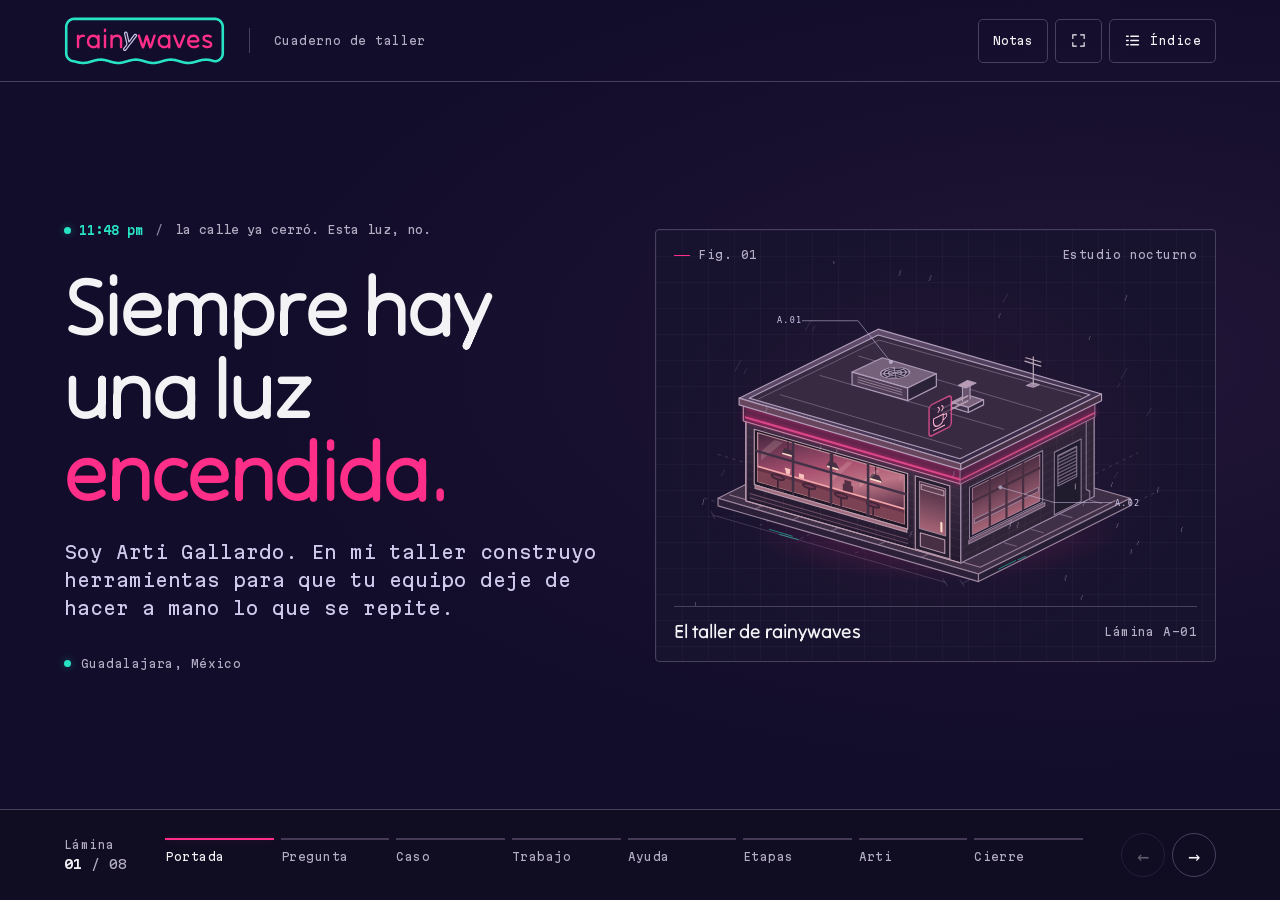
<file: index.html>
<!doctype html>
<html lang="es-MX">
<head>
  <meta charset="utf-8"><meta name="viewport" content="width=device-width, initial-scale=1">
  <title>Una visita al taller de Arti · rainywaves</title>
  <meta name="description" content="Una visita al taller de Arti: tu proceso, ejemplos de trabajo y el siguiente paso.">
  <meta name="theme-color" content="#120d2b"><link rel="icon" href="assets/favicon.svg">
  <link rel="preload" href="fonts/TiltNeon.ttf" as="font" type="font/ttf" crossorigin>
  <link rel="stylesheet" href="taller.css"><script defer src="assets/vendor/gsap.min.js"></script><script type="module" src="cuaderno.js"></script>
  <link rel="stylesheet" href="precios.css">
</head>
<body>
  <header class="barra"><div class="barra-in">
    <a class="marca" href="#portada" aria-label="rainywaves, portada"><img src="assets/rainywaves-logo-variables.svg" alt="rainywaves" width="161" height="48"></a><span class="tipo">Cuaderno de taller</span>
    <div class="herramientas"><button type="button" id="notas" hidden title="Abrir notas en otra ventana (N)">Notas</button><button type="button" id="pantalla" hidden title="Pantalla completa (F)" aria-label="Entrar en pantalla completa"><svg viewBox="0 0 24 24" aria-hidden="true"><path d="M9 4H4v5m11-5h5v5M4 15v5h5m11-5v5h-5"/></svg></button><a class="indice" href="#capitulos"><svg viewBox="0 0 20 20" aria-hidden="true"><path d="M3 5h2m3 0h9M3 10h2m3 0h9M3 15h2m3 0h9"/></svg>Índice</a></div>
  </div></header>
  <noscript><p class="interior">Activa JavaScript para presentar las láminas de tu giro o <a href="https://rainywaves.com/">conoce el trabajo de rainywaves</a>.</p></noscript>
  <p class="interior" role="alert" id="error-giro" hidden></p>
  <main>
    <section class="slide" id="portada" data-nota="Preséntate por tu nombre. rainywaves no es una agencia: tú escuchas y construyes. Pide permiso para empezar por el trabajo de su equipo, no por la tecnología.">
      <div class="interior portada"><div><p class="sello"><b>11:48 pm</b><span>la calle ya cerró. Esta luz, no.</span></p><h1>Siempre hay <br>una luz <em>encendida.</em></h1>
        <p class="bajada"></p>
        <p class="firma"><i></i> Guadalajara, México</p></div>
        <figure class="plano"><div class="rotulo"><span>Fig. 01</span><span>Estudio nocturno</span></div><div class="maqueta"><img src="taller.svg" width="620" height="410" alt="Maqueta isométrica de un taller iluminado en rosa tras el vidrio."></div><figcaption>El taller de rainywaves <span>Lámina A–01</span></figcaption></figure>
      </div>
    </section>
    <section class="slide" id="pregunta" hidden>
      <div class="interior pausa"><p class="sello"><b>12:20 am</b><span>primero, escuchar</span></p><span class="folio">Una pregunta para empezar</span><h2></h2><p class="bajada"></p></div>
    </section>
    <section class="slide" id="resultado" hidden>
      <div class="interior"><p class="sello"><b>1:05 am</b><span></span></p><h2></h2>
        <div class="comparativa"><div><small>Antes · a mano</small><strong></strong></div><span aria-hidden="true">→</span><div><small>Después · conectado</small><strong></strong></div></div>
        <p class="bajada"></p><p class="aclaracion"></p></div>
    </section>
    <section class="slide" id="trabajo" data-nota="Abre el sitio si quieren ver un proyecto. Axoloom es un producto propio en pruebas, no un cliente. En el caso de las firmas, el equipo puede generar una o todo un lote.">
      <div class="interior"><p class="sello"><b>1:40 am</b><span>ventanas encendidas</span></p><h2>Ventanas a <em>mi trabajo.</em></h2><div class="casos">
        <article><span class="folio">Sitio propio</span><h3>rainywaves</h3><p>Mi sitio explica qué construyo y cómo es trabajar conmigo.</p><a href="https://rainywaves.com/" target="_blank" rel="noopener">Ver el sitio ↗</a></article>
        <article><span class="folio">Producto propio en pruebas</span><h3>Axoloom</h3><p>Las reseñas de Google de varias sucursales llegan a una bandeja.</p><a href="https://rainywaves.com/axoloom/" target="_blank" rel="noopener">Ver el producto ↗</a></article>
        <article><span class="folio">Herramienta en uso</span><h3>Firmas de correo</h3><p>Un generador prepara firmas corporativas individuales o por lote.</p><a href="https://rainywaves.com/#ventana-firmas" target="_blank" rel="noopener">Ver el caso ↗</a></article>
      </div></div>
    </section>
    <section class="slide" id="ayuda" hidden>
      <div class="interior"><p class="sello"><b>2:30 am</b><span>lo que hay en la barra</span></p><h2>Tu tarea define <em>la herramienta.</em></h2><dl class="pares"></dl></div>
    </section>
    <section class="slide" id="proceso" data-nota="Aclara que se puede detener al terminar una etapa sin perder lo construido. Antes de empezar quedan alcance, precio y plazo por escrito.">
      <div class="interior"><p class="sello"><b>3:15 am</b><span>sin humo</span></p><h2>Una etapa <em>a la vez.</em></h2><ol class="etapas">
        <li><span>01</span><h3>Me lo enseñas.</h3><p>Vemos tu proceso. Alcance, precio y plazo quedan por escrito.</p></li>
        <li><span>02</span><h3>Lo probamos.</h3><p>Tu equipo usa avances pequeños cada semana.</p></li>
        <li><span>03</span><h3>Te lo quedas.</h3><p>El código y las cuentas son tuyos. Te acompaño al ponerlo en marcha.</p></li>
      </ol></div>
    </section>
    <section class="slide" id="precios" hidden>
      <div class="interior"><p class="sello"><b>3:50 am</b><span>cuentas a la vista</span></p><h2></h2><div class="oferta"></div></div>
    </section>
    <section class="slide" id="arti" data-nota="Cuenta cómo pasaste de administrar servidores y redes a construir herramientas internas y sitios. Durante el proyecto trabajan contigo, sin intermediarios.">
      <div class="interior perfil"><div><p class="sello"><b>4:40 am</b><span>quién atiende</span></p><h2>Quien te escucha <em>lo construye.</em></h2><p class="bajada">rainywaves es mi taller independiente. También hago webs, SEO (que te encuentren en Google) y tu ficha de Google.</p></div><aside class="ficha"><span class="folio">Ficha de taller / AG</span><img src="assets/favicon.svg" width="74" height="74" alt=""><h3>Arturo Gallardo</h3><p>Ingeniería en Sistemas Computacionales</p><p class="firma">Guadalajara, México</p></aside></div>
    </section>
    <section class="slide" id="contacto" hidden>
      <div class="interior cierre"><p class="sello"><b>5:58 am</b><span>ya casi amanece</span></p><h2></h2><p class="bajada"></p><div class="contactos"><a href="mailto:arturo.gallardo@rainywaves.com">Enviar correo</a><a id="agenda" target="_blank" rel="noopener">Elegir un horario</a></div></div>
    </section>
  </main>
  <footer id="capitulos"><div class="pie-in"><div class="contador"><span class="mini">Lámina</span><span><b id="actual">01</b> / <span id="total">08</span></span></div><nav class="capitulos" aria-label="Láminas de la presentación"><a href="#portada">Portada</a><a href="#pregunta">Pregunta</a><a href="#resultado">Caso</a><a href="#trabajo">Trabajo</a><a href="#ayuda">Ayuda</a><a href="#proceso">Etapas</a><a href="#precios" hidden>Precios</a><a href="#arti">Arti</a><a href="#contacto">Cierre</a></nav><div class="pasos" hidden><button type="button" id="prev" aria-label="Lámina anterior" disabled>←</button><button type="button" id="next" aria-label="Lámina siguiente">→</button></div></div></footer>
  <dialog id="menu" aria-labelledby="indice-titulo"><div class="cab-indice"><span class="folio">Cuaderno de taller</span><form method="dialog"><button aria-label="Cerrar índice">×</button></form></div><h2 id="indice-titulo">Índice de la noche.</h2><nav aria-label="Índice de capítulos"></nav></dialog>
</body></html>
</file>
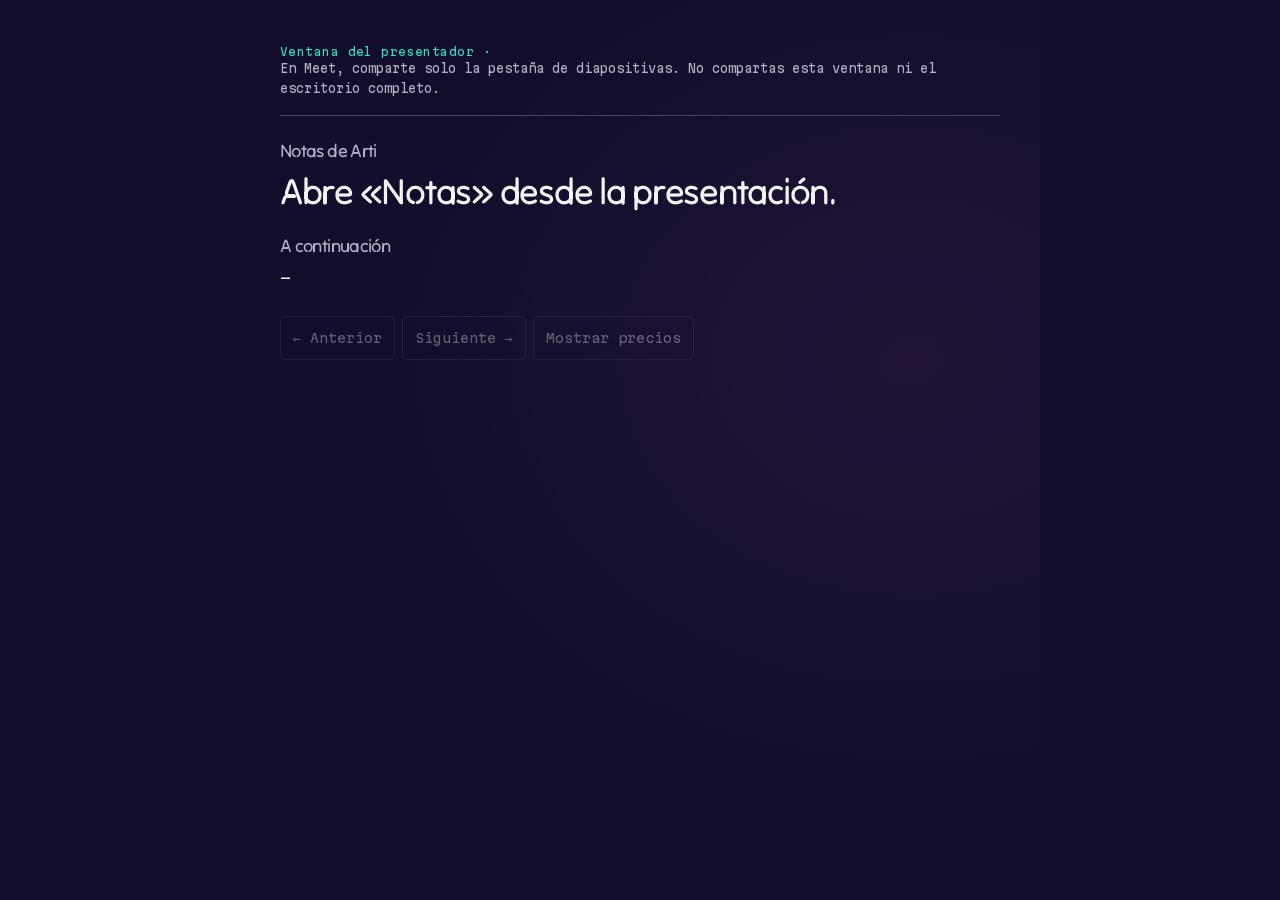
<file: notas.html>
<!doctype html>
<html lang="es-MX"><head><meta charset="utf-8"><meta name="viewport" content="width=device-width, initial-scale=1"><meta name="robots" content="noindex"><title>Notas de Arti · no compartir</title><link rel="stylesheet" href="taller.css"><link rel="icon" href="assets/favicon.svg"><style>
body{padding:clamp(20px,5vw,40px);max-width:800px;margin:auto}header{border-bottom:1px solid var(--borde);padding-bottom:16px}.folio{color:var(--agua)}h1{font-size:36px;margin-top:15px}h2{font-size:18px;margin:26px 0 10px;color:var(--gris)}p{font-size:15px;line-height:1.65}.aviso{font-size:12px;color:var(--gris)}.pasos{margin-top:26px}.pasos button{padding:0 12px;border-radius:5px;font-size:13px}
#guion{white-space:pre-line}
</style></head><body>
<header><span class="folio">Ventana del presentador · <span id="giro"></span></span><p class="aviso">En Meet, comparte solo la pestaña de diapositivas. No compartas esta ventana ni el escritorio completo.</p></header>
<main aria-live="polite"><h2 id="cuenta">Notas de Arti</h2><h1 id="titulo">Abre «Notas» desde la presentación.</h1><p class="bajada" id="guion"></p><h2>A continuación</h2><p id="sigue">—</p></main><div class="pasos"><button id="anterior" disabled>← Anterior</button><button id="siguiente" disabled>Siguiente →</button><button id="precios" disabled>Mostrar precios</button></div>
<script type="module">
const campo = id => document.getElementById(id);
const giro = new URL(location.href).searchParams.get('giro') || 'general';
function enviar(tipo) { if (window.opener && !window.opener.closed) window.opener.postMessage(tipo,location.origin); }
window.addEventListener('message', ev => {
  if (ev.source !== window.opener || ev.origin !== location.origin || ev.data?.tipo !== 'lamina' || ev.data.giro !== giro) return;
  campo('giro').textContent = ev.data.nombreGiro;
  campo('precios').disabled = false;
  campo('precios').textContent = ev.data.conPrecios ? 'Ocultar precios' : 'Mostrar precios';
  const {indice,total,titulo,nota,sigue} = ev.data;
  campo('cuenta').textContent = `Lámina ${indice+1} de ${total}`;
  campo('titulo').textContent = titulo;
  campo('guion').textContent = nota;
  campo('sigue').textContent = sigue || 'Fin de la presentación';
  campo('anterior').disabled = indice === 0;
  campo('siguiente').disabled = indice === total - 1;
});
for (const id of ['anterior','siguiente','precios']) campo(id).addEventListener('click', () => enviar(id));
window.addEventListener('keydown', ev => {
  if (ev.ctrlKey || ev.metaKey || ev.altKey) return;
  const comando = {ArrowRight:'siguiente',ArrowLeft:'anterior',p:'precios',P:'precios'}[ev.key];
  if (comando) { ev.preventDefault(); if (!ev.repeat) enviar(comando); }
});
enviar('lista');
</script></body></html>
</file>
<file: taller.css>
@font-face {font-family:Tilt;src:url('fonts/TiltNeon.ttf') format('truetype');font-display:swap}
@font-face {font-family:Martian;src:url('fonts/MartianMono-400.woff2') format('woff2');font-weight:400;font-display:swap}
@font-face {font-family:Martian;src:url('fonts/MartianMono-600.woff2') format('woff2');font-weight:600;font-display:swap}
:root {
  color-scheme:dark; --noche:#120d2b; --texto:#f3f3f5; --vidrio:#cfc9ec; --gris:#b4adc4;
  --rosa:#ff2e88; --agua:#27e3c4; --borde:#49405e; --pad:clamp(22px,5vw,110px);
  background:var(--noche);color:var(--texto);font-family:Martian,ui-monospace,monospace;
}
* {box-sizing:border-box}
body {margin:0;min-height:100svh;background:radial-gradient(ellipse at 84% 40%,#38204666,transparent 54%),var(--noche)}
[hidden] {display:none!important}
a {color:inherit;text-underline-offset:4px}
a,button {touch-action:manipulation}
button {color:inherit;font:inherit;border:1px solid var(--borde);background:none;cursor:pointer}
a:focus-visible,button:focus-visible {outline:2px solid var(--agua);outline-offset:3px}
.slide :is(h1,h2)[tabindex="-1"]:focus {outline:none}
h1,h2,h3,p,figure,dl,dd,ol {margin:0}
h1,h2,h3,.comparativa strong,.casos strong {font-family:Tilt,ui-rounded,system-ui,sans-serif;font-weight:400}
h1,h2 {line-height:.99;letter-spacing:-.035em}
h1 {font-size:clamp(62px,min(6.5vw,11.7vh),148px)}
h1 em {display:block}
h2 {font-size:clamp(46px,min(5.4vw,10.4vh),120px)}
h3 {font-size:clamp(27px,2.55vw,55px);line-height:1.1}
em {color:var(--rosa);font-style:normal}
.barra {border-bottom:1px solid var(--borde)}
.barra-in,.pie-in,.interior {max-width:1920px;margin:auto;padding-inline:var(--pad)}
.barra-in,.pie-in,.herramientas,.pasos,.contactos,.cab-indice {display:flex;align-items:center}
.barra-in {min-height:clamp(62px,9vh,94px);gap:24px}
.marca,.marca img {display:block}
.tipo,.folio,.firma,.rotulo,.mini,.capitulos a,.herramientas,.plano figcaption span {font-size:clamp(11px,.85vw,17px);letter-spacing:.04em}
.tipo {border-left:1px solid var(--borde);padding:6px 0 6px 24px;color:var(--gris)}
.herramientas {margin-left:auto;gap:7px}
.herramientas button,.indice,.contactos a {min-height:44px;min-width:44px;display:inline-flex;align-items:center;justify-content:center;gap:9px;border:1px solid var(--borde);border-radius:5px;text-decoration:none;padding:0 14px}
.herramientas svg {width:17px;fill:none;stroke:currentColor;stroke-width:1.6;stroke-linecap:round}
.herramientas :is(button,a):hover,.pasos button:hover:not(:disabled),.contactos a:hover {border-color:var(--vidrio);background:#cfc9ec0b}
.presentando {display:flex;flex-direction:column}
.presentando main {flex:1;display:flex}
.slide {width:100%;border-bottom:1px solid var(--borde)}
.presentando .slide {display:flex;align-items:center;border:none}
.interior {width:100%;padding-block:clamp(22px,4.2vh,72px)}
.portada,.perfil {display:grid;grid-template-columns:1fr 1.05fr;gap:clamp(30px,4.5vw,95px);align-items:center}
.sello {display:flex;align-items:baseline;gap:12px;flex-wrap:wrap;margin-bottom:clamp(16px,3vh,32px);font-size:clamp(11px,.92vw,18px);color:var(--gris);line-height:1.4}
.sello b {display:inline-flex;align-items:center;gap:8px;color:var(--agua)}
.sello b:before,.firma i {content:'';width:7px;height:7px;display:inline-block;border-radius:50%;background:var(--agua);box-shadow:0 0 9px #27e3c460}
.sello span:before {content:'/';margin-right:12px;color:#91889f}
.bajada,.casos p,.pares dd,.etapas p,.ficha p {font-size:clamp(17px,1.42vw,32px);line-height:1.54;color:var(--vidrio)}
.bajada {max-width:65ch;margin-top:clamp(18px,3vh,36px)}
.firma {margin-top:clamp(18px,3.8vh,48px);color:var(--gris);display:flex;align-items:center;gap:10px}
.plano {position:relative;border:1px solid var(--borde);border-radius:4px;padding:clamp(14px,1.4vw,28px);background:radial-gradient(ellipse at center,#48284650,transparent 70%),linear-gradient(90deg,#b195e00c 1px,transparent 1px),linear-gradient(#b195e00c 1px,transparent 1px),#17122e;background-size:auto,26px 26px,26px 26px,auto}
.rotulo,.plano figcaption {display:flex;align-items:center;justify-content:space-between;gap:10px}
.rotulo,.plano figcaption span {color:var(--gris)}
.rotulo span:first-child:before {content:'';display:inline-block;vertical-align:middle;width:16px;height:1px;background:var(--rosa);margin-right:8px}
.maqueta {position:relative;aspect-ratio:620/410;max-height:52vh;margin:0 auto;width:100%}
.maqueta img,.maqueta canvas {display:block;width:100%;height:100%;object-fit:contain}
.maqueta canvas {position:absolute;inset:0;pointer-events:none}
.plano figcaption {border-top:1px solid var(--borde);padding-top:12px;font:clamp(17px,1.5vw,31px) Tilt,system-ui}
.plano figcaption span {font-family:Martian,monospace}
.folio,.mini {color:var(--gris)}
.pausa h2,.cierre h2 {max-width:18ch;font-size:clamp(58px,min(7.3vw,14vh),160px);margin-top:16px}
#resultado .sello span {color:var(--vidrio);font-weight:600;font-size:clamp(16px,1.75vw,30px)}
.comparativa {display:flex;align-items:center;gap:clamp(14px,2vw,36px);border-top:1px solid var(--borde);padding-top:18px;margin-top:clamp(20px,3vh,42px)}
.comparativa small {display:block;font-size:clamp(12px,1vw,18px);color:var(--gris)}
.comparativa strong {display:block;font:inherit;font-size:clamp(15px,1.4vw,24px);color:var(--vidrio);margin-top:6px}
.comparativa>span {color:var(--gris)}
.casos,.etapas {display:grid;gap:clamp(16px,2.2vw,40px);margin-top:clamp(25px,5vh,65px)}
.casos {grid-template-columns:repeat(3,minmax(0,1fr))}
.casos a {display:inline-flex;align-items:center;min-height:44px;color:var(--vidrio);font-size:clamp(12px,1vw,20px);margin-top:12px}
.aclaracion {color:var(--gris);font-size:clamp(14px,1.1vw,21px);margin-top:12px}
.pausa h2 {max-width:24ch;font-size:clamp(48px,min(5.9vw,10vh),118px);text-wrap:balance}
.casos article,.ficha {border:1px solid var(--borde);border-radius:4px;padding:clamp(20px,2.2vw,45px);background:linear-gradient(120deg,#281d3a,#1b152e)}
.casos h3 {margin:16px 0 10px}
.casos strong {display:block;border-top:1px solid var(--borde);margin-top:20px;padding-top:14px;font-size:clamp(28px,3.3vw,65px);color:var(--vidrio)}
.pares {margin-top:clamp(20px,4vh,50px)}
.pares div {display:grid;grid-template-columns:1fr 1fr;align-items:center;gap:24px;padding:clamp(14px,2.6vh,32px) 0;border-top:1px solid var(--borde)}
.pares dt {font:clamp(25px,2.4vw,48px) Tilt,system-ui}
.etapas {grid-template-columns:repeat(3,1fr);list-style:none;padding:0}
.etapas li {border-top:1px solid var(--borde);padding-top:16px}
.etapas li>span {font:clamp(40px,4vw,85px) Tilt;color:var(--rosa)}
.etapas h3 {margin:12px 0}
.ficha {justify-self:end;width:min(100%,560px)}
.ficha img {display:block;margin:20px 0 16px}
.ficha .firma {font-size:clamp(13px,1.1vw,23px);padding-top:15px;border-top:1px solid var(--borde)}
.cierre {text-align:center;background:radial-gradient(ellipse at 50% 80%,#ff2e8815,transparent 60%)}
.cierre h2,.cierre .bajada {margin-inline:auto}
.cierre .sello,.contactos {justify-content:center}
.correo {display:inline-block;margin-top:24px;max-width:100%;overflow-wrap:anywhere;font-size:clamp(18px,2vw,40px);color:var(--vidrio)}
.contactos {margin-top:16px;gap:10px;font-size:clamp(12px,.95vw,20px)}
footer {border-top:1px solid var(--borde);background:#100d22}
.pie-in {min-height:clamp(65px,10vh,110px);gap:clamp(18px,3vw,55px)}
.contador {display:grid;gap:5px;font-size:13px;white-space:nowrap;color:var(--gris)}
.contador b {color:var(--texto)}
.capitulos {flex:1;display:grid;grid-auto-flow:column;grid-auto-columns:1fr;gap:7px}
.capitulos a {position:relative;color:var(--gris);text-decoration:none;min-height:44px;padding:17px 0 5px}
.capitulos a:before {content:'';position:absolute;inset:5px 0 auto;height:2px;background:#453b57}
.capitulos a[aria-current] {color:var(--texto)}
.capitulos a[aria-current]:before {background:var(--rosa);box-shadow:0 0 8px #ff2e8835}
.pasos {gap:7px}
.pasos button,.cab-indice button {min-width:44px;height:44px;border-radius:50%;font-size:20px}
.pasos button:disabled {opacity:.35;cursor:default}
dialog {padding:clamp(22px,3vw,40px);background:var(--noche);color:var(--texto);border:1px solid var(--borde);border-radius:5px;width:min(530px,92vw);max-height:90svh}
dialog::backdrop {background:#090615ca;backdrop-filter:blur(5px)}
.cab-indice {justify-content:space-between}
dialog h2 {font-size:36px;margin:15px 0 20px}
dialog nav a {display:flex;align-items:center;justify-content:space-between;gap:12px;min-height:44px;border-top:1px solid var(--borde);text-decoration:none;font-size:15px}
dialog nav a span {color:var(--gris);font-size:11px}
dialog nav a[aria-current] {color:var(--rosa)}
:fullscreen .herramientas,:fullscreen .capitulos {display:none}
:fullscreen .pie-in {justify-content:space-between;min-height:54px}
:fullscreen .contador {display:flex;gap:9px}
@media(max-width:920px) {.capitulos a{font-size:10px}.pie-in{gap:15px}.barra-in{gap:16px}}
@media(max-width:700px) {
  /* En fichas largas se desplaza el contenido, no los controles de avance. */
  body.presentando {height:100svh;min-height:0}
  .presentando main {min-height:0;overflow-y:auto;display:block}
  .presentando .slide {min-height:100%}
  .tipo {display:none}.barra-in{min-height:63px;gap:8px}.marca img{width:125px;height:48px}.herramientas{gap:3px}.herramientas button,.indice{padding:0 8px}
  .portada,.perfil,.casos,.etapas {grid-template-columns:1fr}.portada,.perfil{gap:22px}.interior{padding-block:27px}
  h1 {font-size:clamp(54px,12vw,78px)}h2,.pausa h2,.cierre h2{font-size:clamp(43px,10vw,68px)}
  .bajada,.casos p,.pares dd,.etapas p,.ficha p{font-size:16px}.sello{gap:6px;font-size:10px}.sello span:before{margin-right:5px}.firma{margin-top:15px}
  .plano{max-width:480px;width:100%;justify-self:center}.plano figcaption span,.rotulo{font-size:10px}
  .pares div{grid-template-columns:1fr;gap:7px}.etapas li>span{font-size:28px}.etapas h3{margin:6px 0}.ficha{justify-self:start}
  .presentando footer{position:sticky;bottom:0;z-index:2}.presentando .capitulos{display:none}.capitulos{display:flex;flex-wrap:wrap}.pie-in{min-height:62px}.contador{display:flex;gap:9px}.pasos{margin-left:auto}
}
@media(max-width:390px) {
  .marca {width:48px;height:48px;background:url('assets/favicon.svg') center / 36px no-repeat}
  .marca img {display:none}
}
@media(prefers-reduced-motion:reduce) {*,*::before,*::after{scroll-behavior:auto!important;animation:none!important;transition:none!important}}
</file>
<file: precios.css>
#precios h2 {font-size:clamp(36px,4.1vw,82px)}
.oferta {margin-top:clamp(20px,3.5vh,45px);color:var(--vidrio)}
.paquetes {display:grid;grid-auto-columns:minmax(0,1fr);grid-auto-flow:column;gap:clamp(14px,1.6vw,32px)}
.paquete {display:flex;flex-direction:column;gap:12px;border:1px solid var(--borde);border-radius:4px;padding:clamp(18px,1.8vw,40px);background:linear-gradient(120deg,#281d3a,#1b152e)}
.paquete.destacado {border-color:var(--rosa)}
.paquete h3 {color:var(--texto)}
.incluye,.cifras,.pie-precios {font-size:clamp(14px,1.12vw,23px);line-height:1.5}
.cifras {margin-top:auto;padding-top:14px}
.cifras div {display:flex;align-items:baseline;justify-content:space-between;gap:10px;border-top:1px solid var(--borde);padding:7px 0}
.cifras dt {color:var(--vidrio)}
.cifras dd {font:clamp(24px,2.45vw,49px)/1.15 Tilt,system-ui;color:var(--texto);text-align:right}
.cifras .testimonio dd {font-size:clamp(22px,2.05vw,41px);color:var(--vidrio)}
.destacado .testimonio dd {color:var(--rosa)}
.cifras .plazo dd {font:inherit}
.pie-precios {margin-top:clamp(15px,2.7vh,34px)}
@media(max-width:700px) {
  .paquetes {grid-auto-flow:row}
  .paquete {gap:6px;padding:16px}
  .paquete h3 {font-size:25px}
  .cifras {padding-top:3px}
  .cifras div {padding:4px 0}
}
</file>
